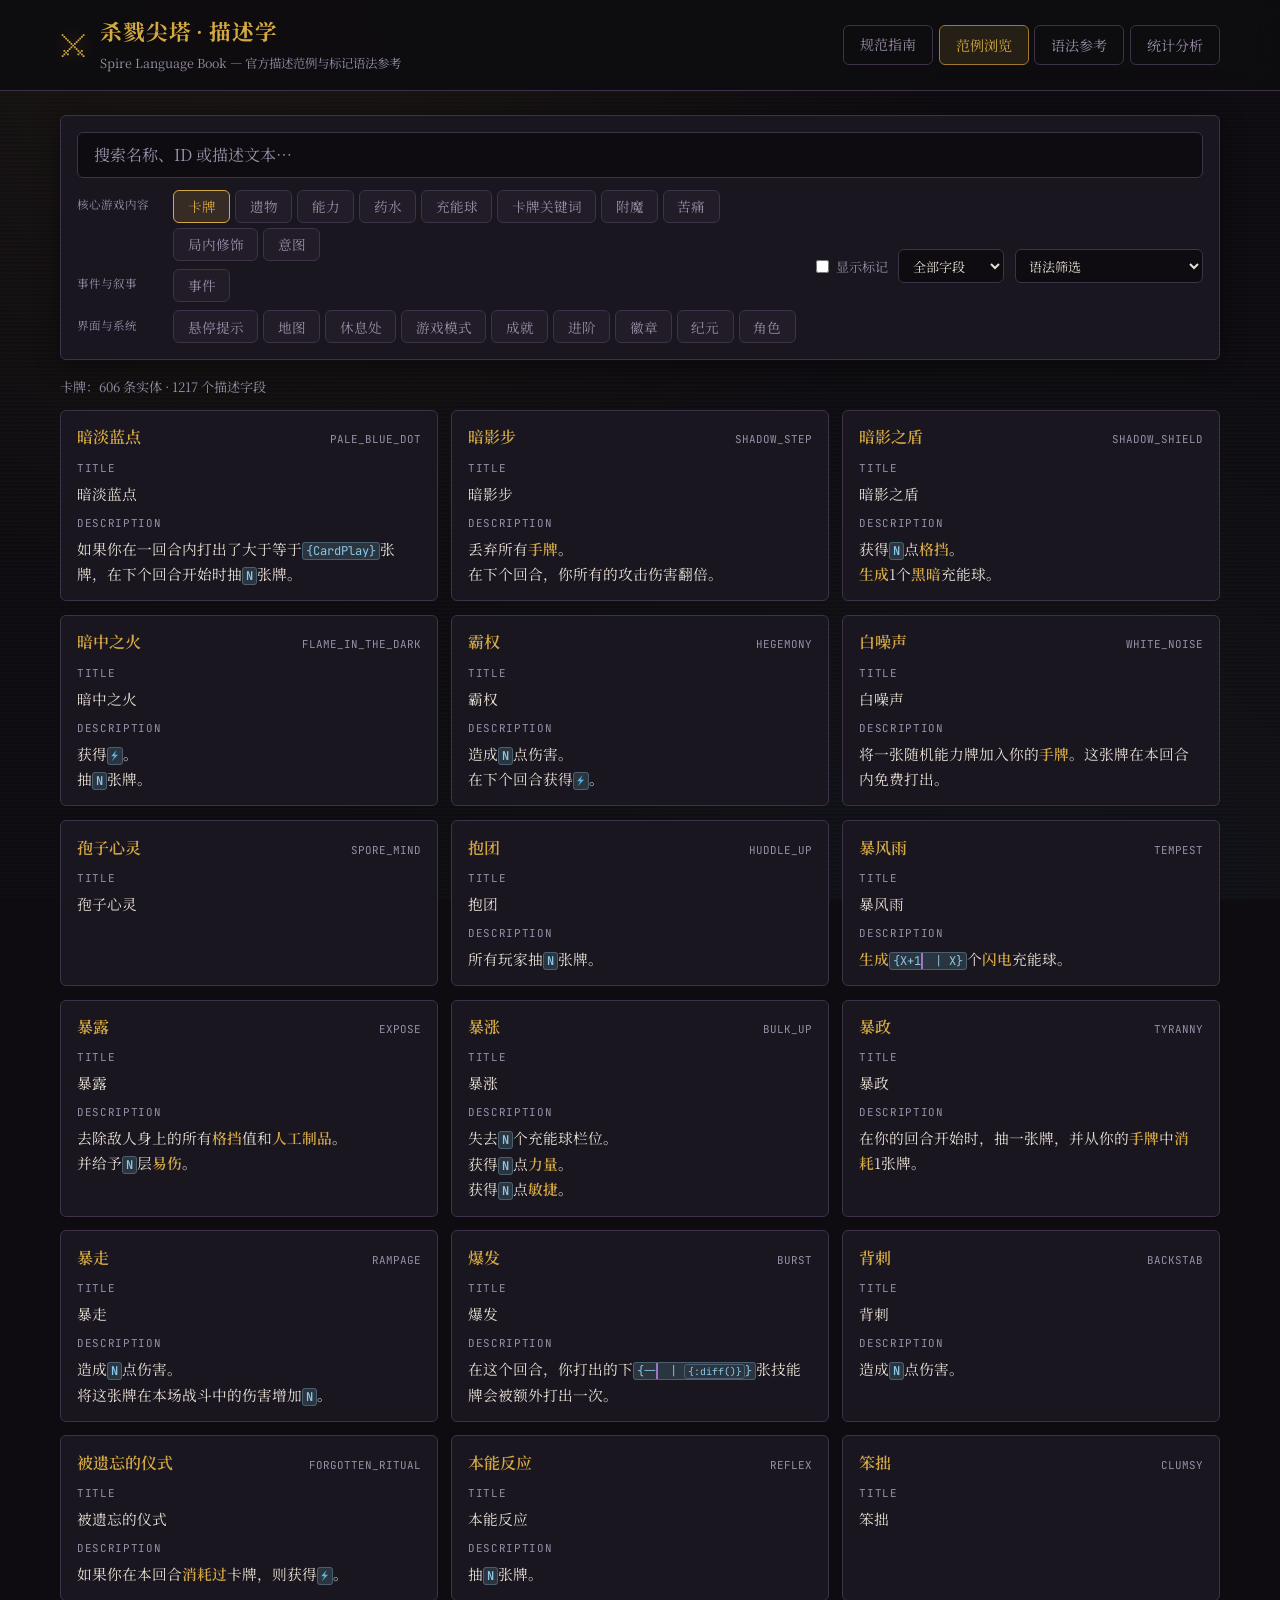
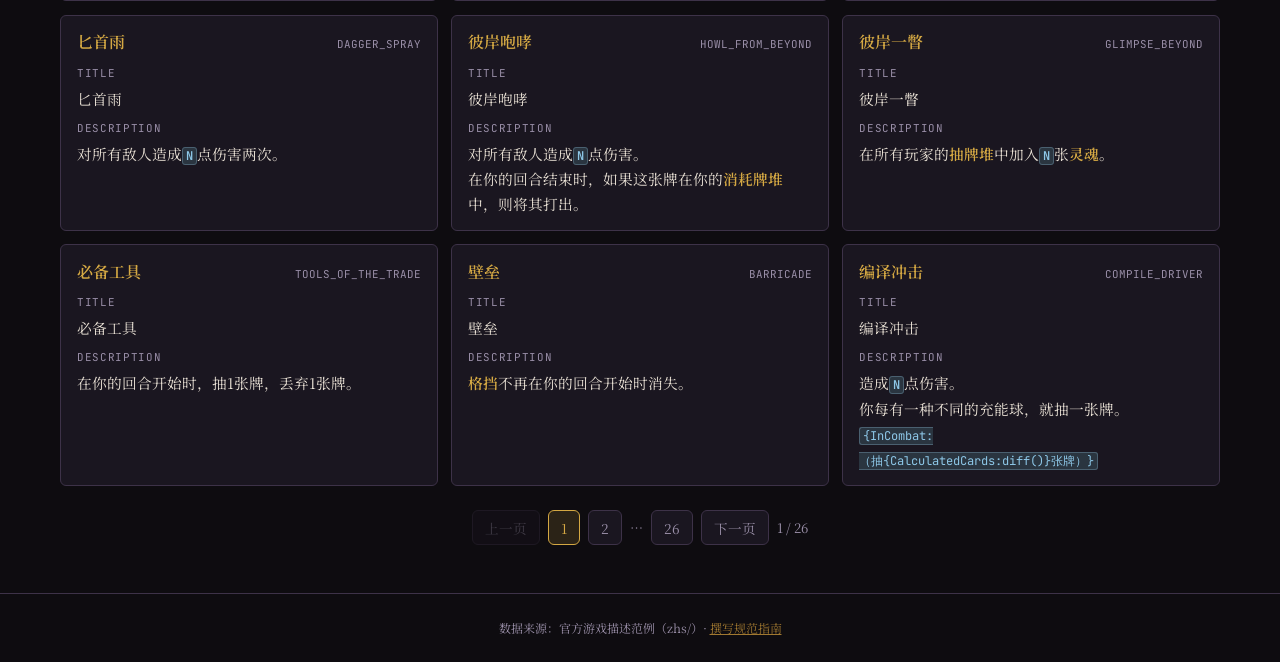
<file: index.html>
<!DOCTYPE html>
<html lang="zh-CN">
<head>
  <meta charset="UTF-8">
  <meta name="viewport" content="width=device-width, initial-scale=1.0">
  <title>杀戮尖塔 · 描述学</title>
  <link rel="preconnect" href="https://fonts.googleapis.com">
  <link rel="preconnect" href="https://fonts.gstatic.com" crossorigin>
  <link href="https://fonts.googleapis.com/css2?family=Cinzel:wght@600;700&family=Noto+Serif+SC:wght@400;600;700&family=JetBrains+Mono:wght@400;500&display=swap" rel="stylesheet">
  <link rel="stylesheet" href="css/main.css">
</head>
<body>
  <div class="bg-texture"></div>
  <header class="site-header">
    <div class="header-inner">
      <div class="brand">
        <span class="brand-icon">⚔</span>
        <div>
          <h1>杀戮尖塔 · 描述学</h1>
          <p class="subtitle">Spire Language Book — 官方描述范例与标记语法参考</p>
        </div>
      </div>
      <nav class="main-nav" id="mainNav">
        <a class="nav-btn nav-link" href="guide.html">规范指南</a>
        <button class="nav-btn active" data-view="browse">范例浏览</button>
        <button class="nav-btn" data-view="syntax">语法参考</button>
        <button class="nav-btn" data-view="stats">统计分析</button>
      </nav>
    </div>
  </header>

  <main class="container">
    <!-- Browse View -->
    <section id="browseView" class="view active">
      <div class="toolbar">
        <div class="search-box">
          <input type="search" id="searchInput" placeholder="搜索名称、ID 或描述文本…" autocomplete="off">
        </div>
        <div class="toolbar-row">
          <div class="category-nav" id="categoryNav"></div>
          <div class="filters">
            <label class="filter-toggle">
              <input type="checkbox" id="showRawToggle">
              <span>显示标记</span>
            </label>
            <select id="fieldFilter">
              <option value="all">全部字段</option>
            </select>
            <select id="syntaxFilter">
              <option value="">语法筛选</option>
            </select>
          </div>
        </div>
      </div>
      <div class="results-meta">
        <span id="resultsCount">加载中…</span>
      </div>
      <div class="entry-grid" id="entryGrid"></div>
      <div class="pagination" id="pagination"></div>
    </section>

    <!-- Syntax Reference View -->
    <section id="syntaxView" class="view">
      <div class="syntax-intro card-panel">
        <h2>描述标记语法概览</h2>
        <p>杀戮尖塔采用一套富文本标记语言来书写卡牌、遗物等描述。本页收录官方范例，供撰写与查阅时对照；撰写规范见<a href="guide.html" style="color:var(--gold)">规范指南</a>。</p>
      </div>
      <div class="syntax-grid" id="syntaxGrid"></div>
    </section>

    <!-- Stats View -->
    <section id="statsView" class="view">
      <div class="stats-grid" id="statsGrid"></div>
    </section>
  </main>

  <footer class="site-footer">
    <p>数据来源：官方游戏描述范例（zhs/）· <a href="guide.html" style="color:var(--gold-dim)">撰写规范指南</a></p>
  </footer>

  <script type="module" src="js/app.js"></script>
</body>
</html>
</file>
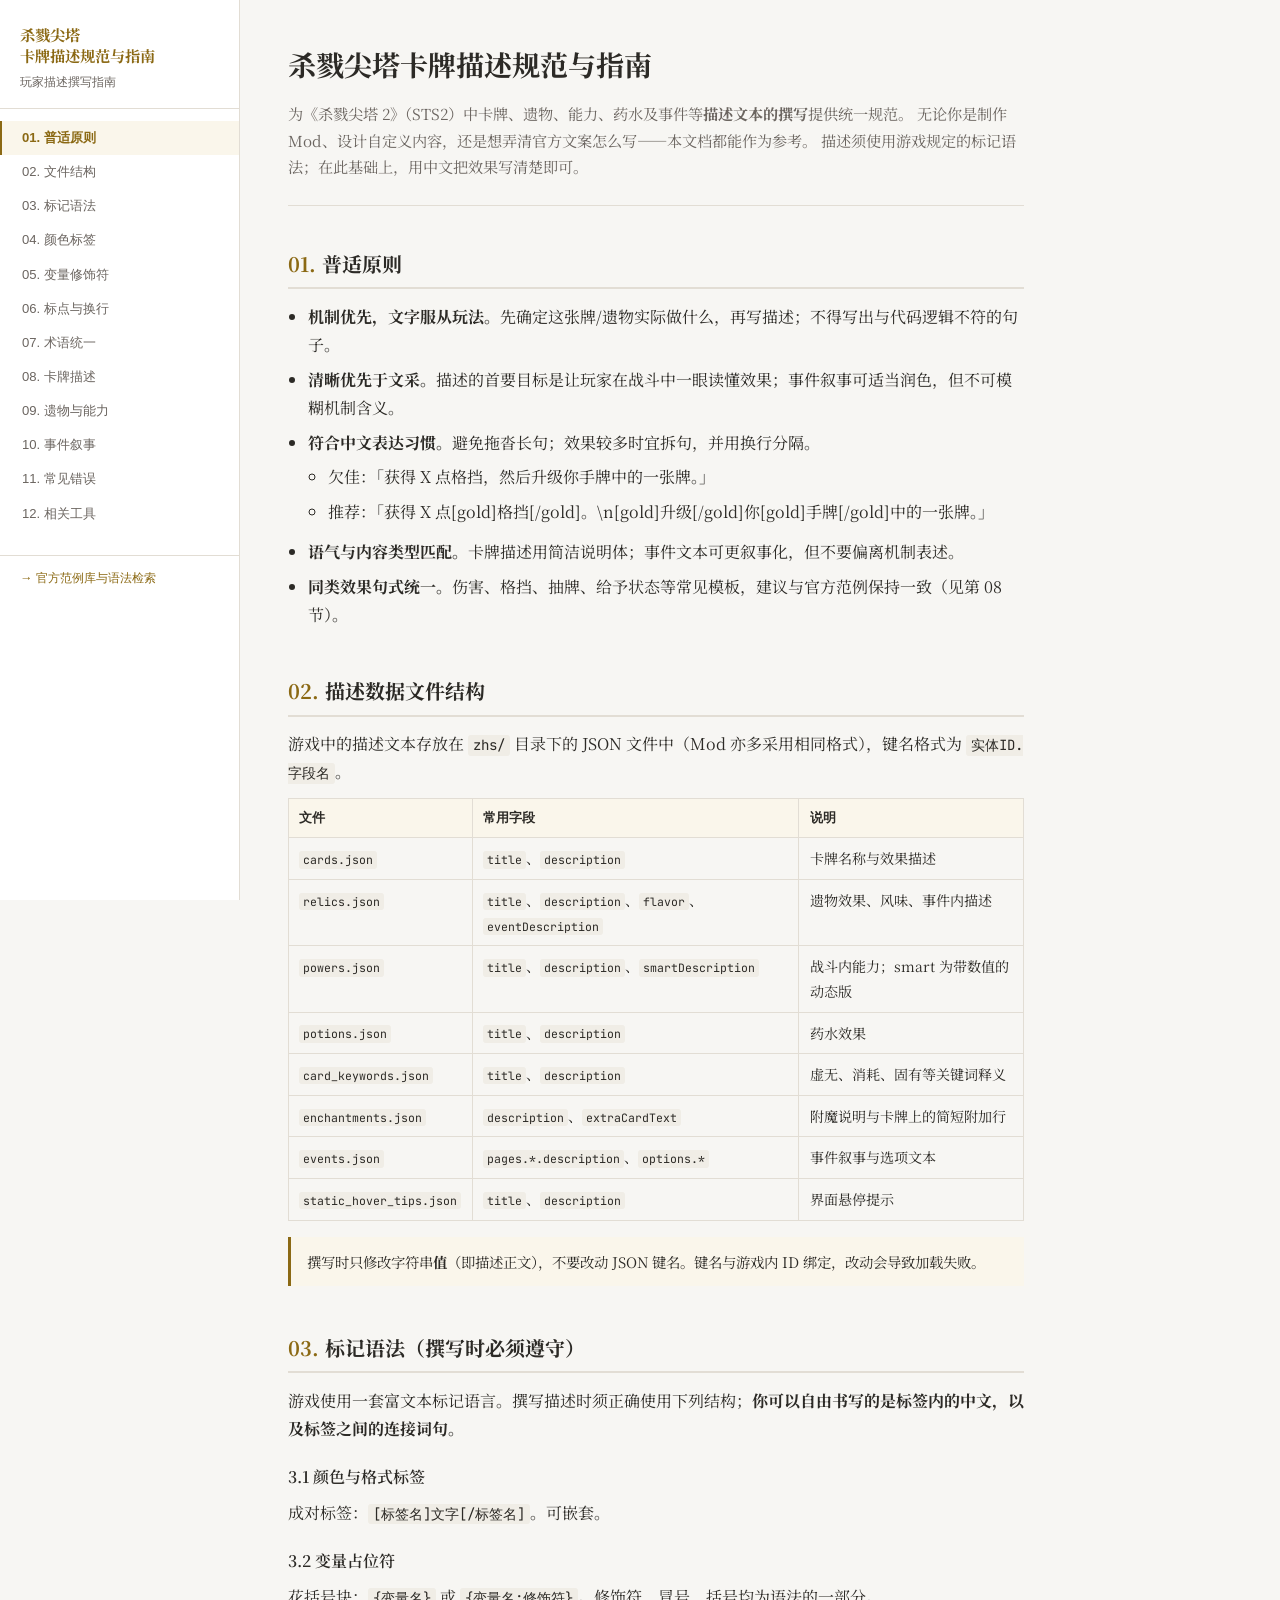
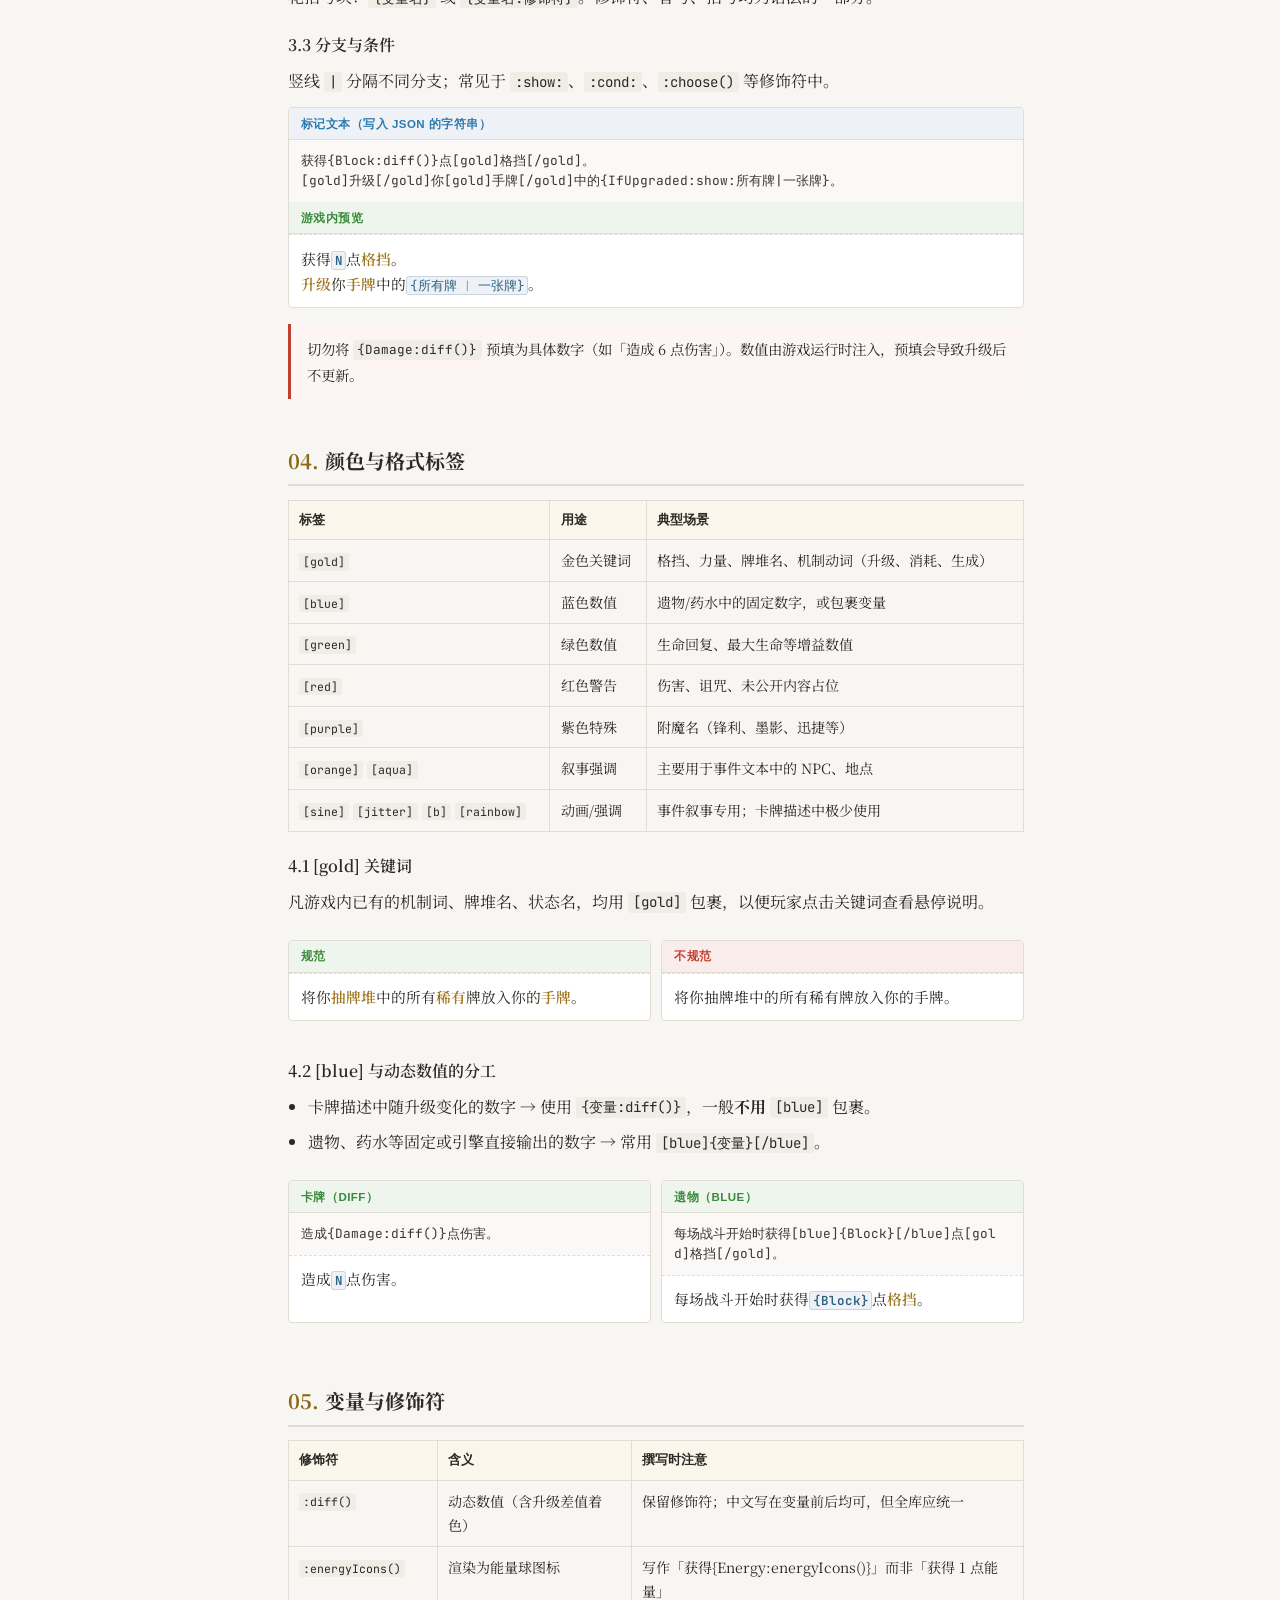
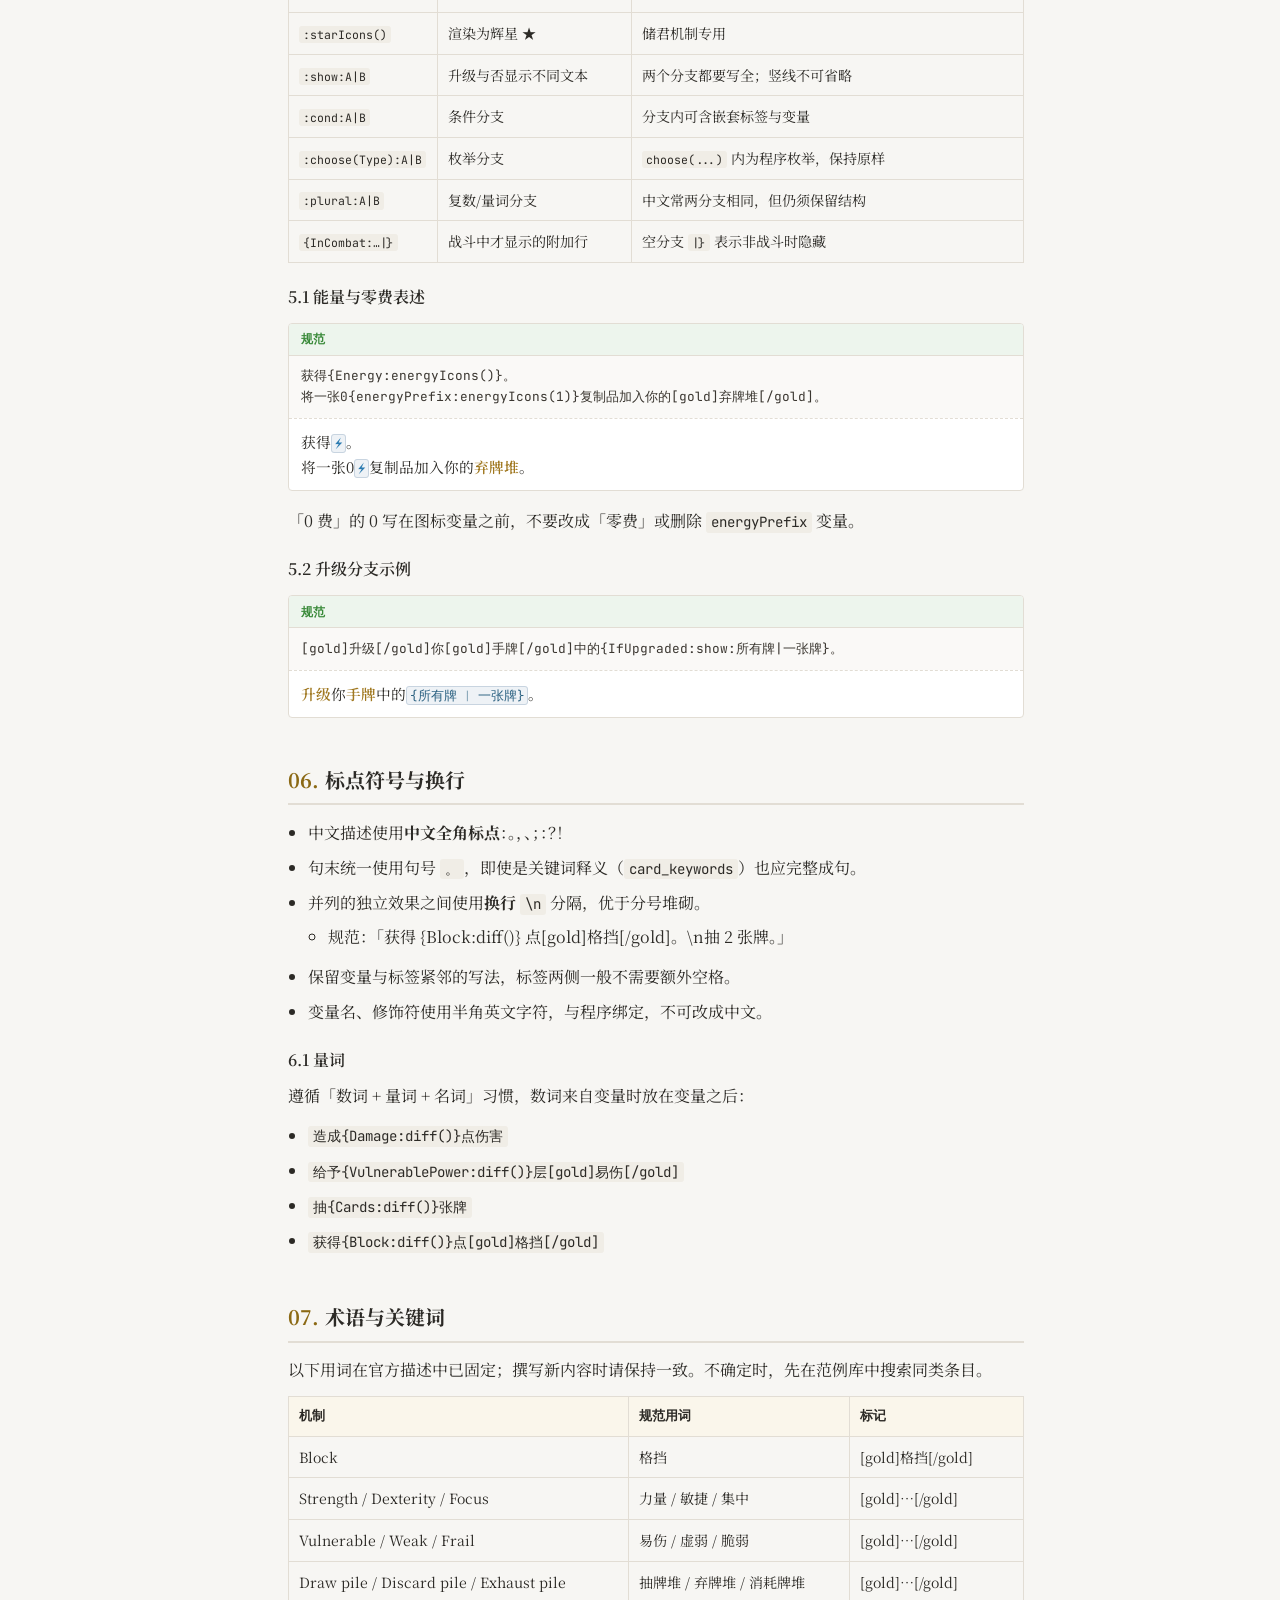
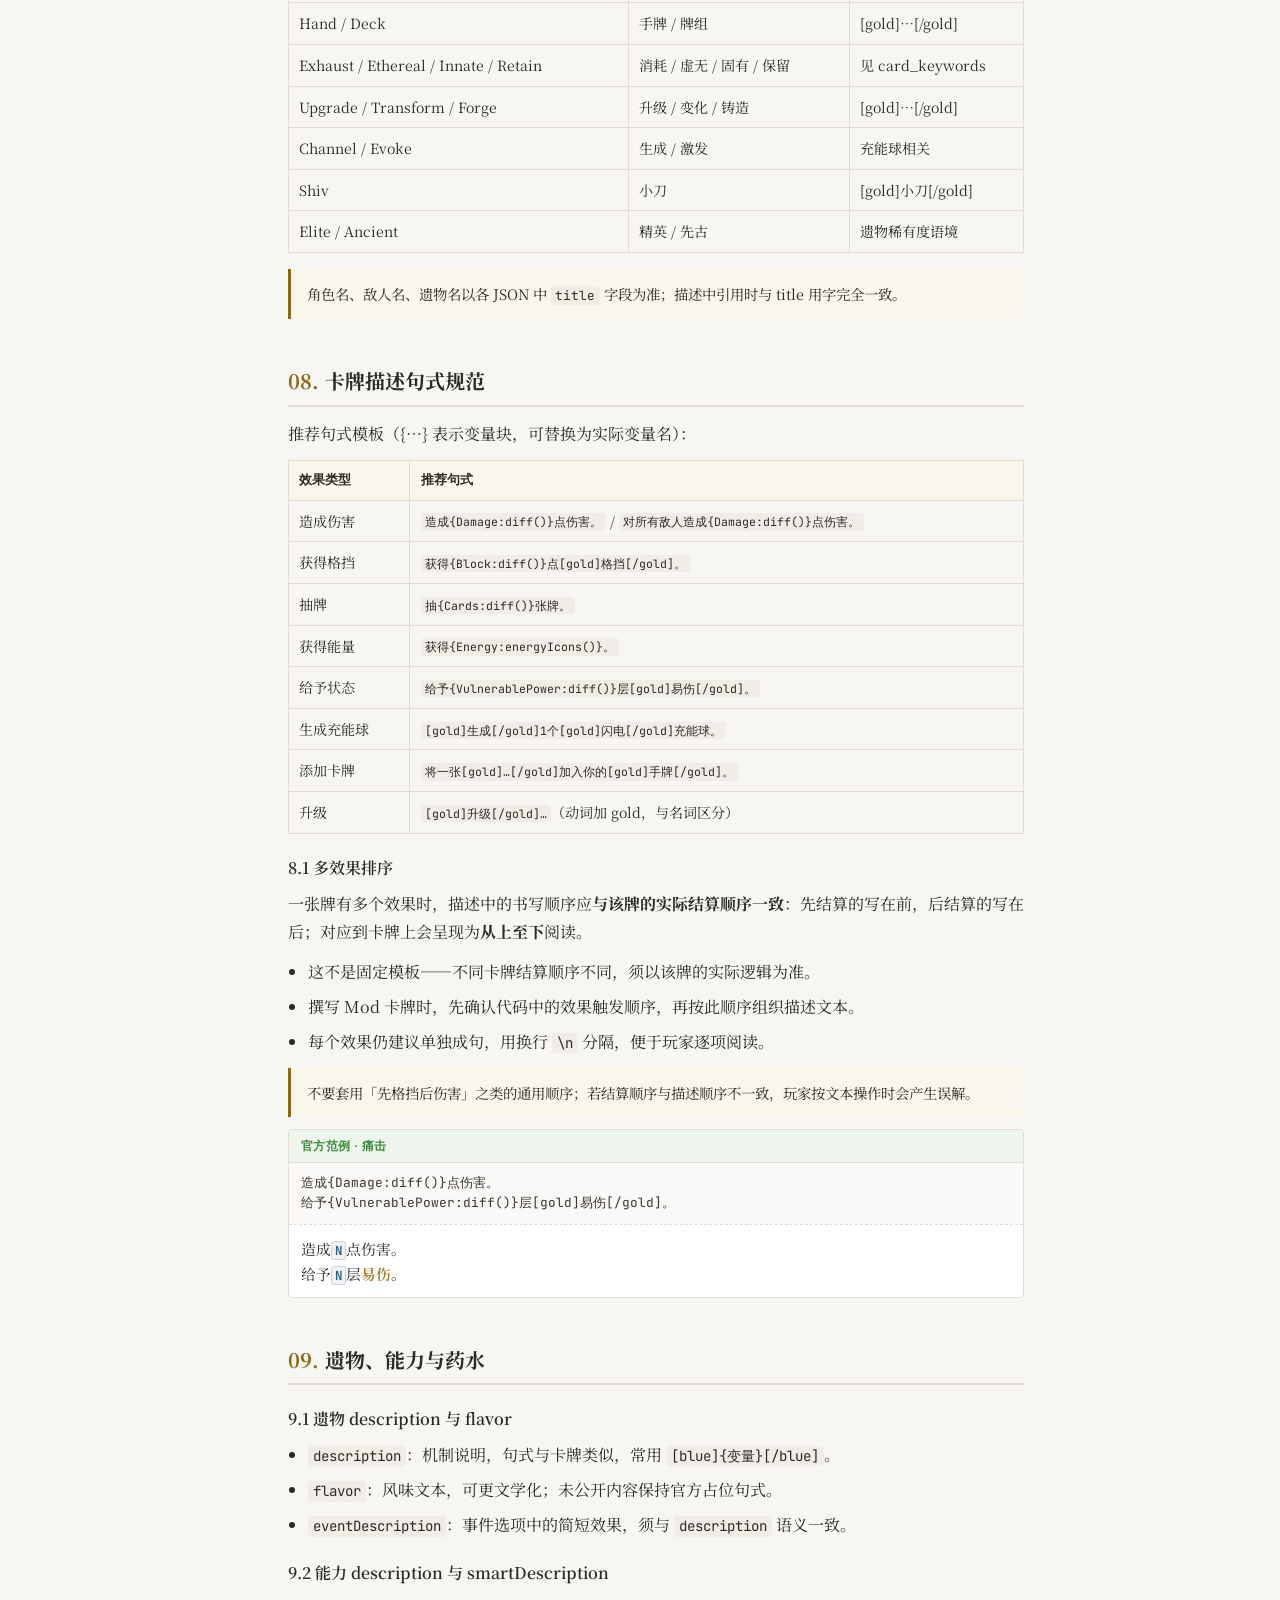
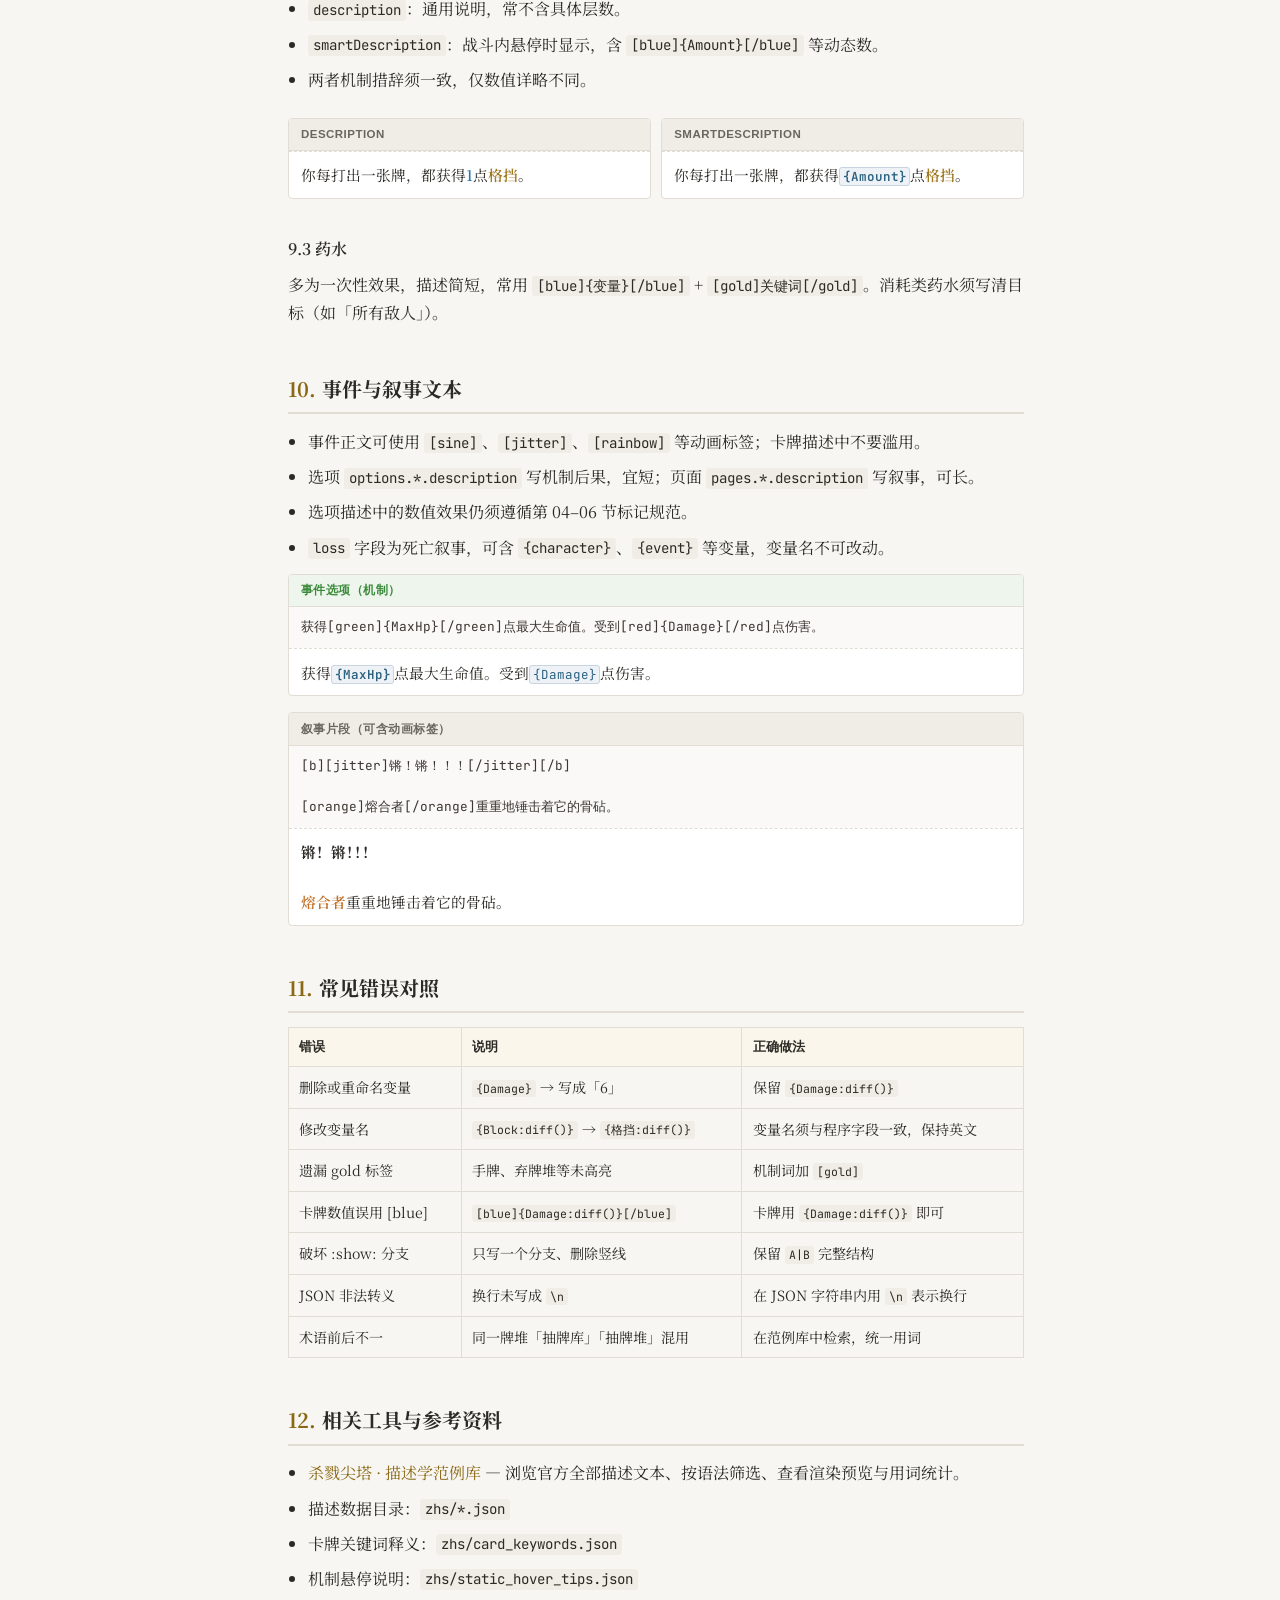
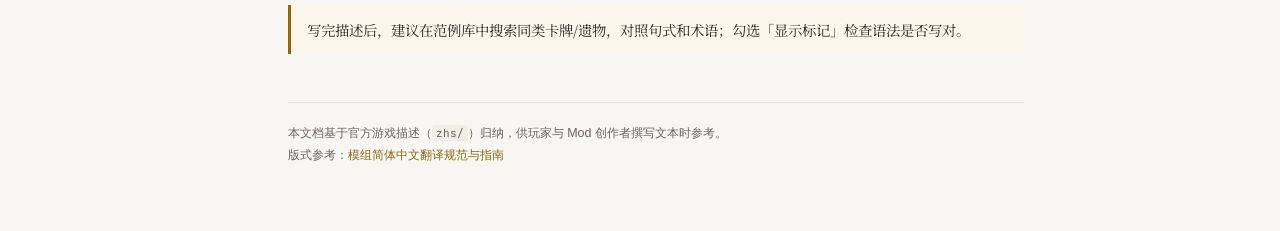
<file: guide.html>
<!DOCTYPE html>
<html lang="zh-CN">
<head>
  <meta charset="UTF-8">
  <meta name="viewport" content="width=device-width, initial-scale=1.0">
  <title>杀戮尖塔卡牌描述规范与指南</title>
  <link rel="preconnect" href="https://fonts.googleapis.com">
  <link rel="preconnect" href="https://fonts.gstatic.com" crossorigin>
  <link href="https://fonts.googleapis.com/css2?family=Noto+Serif+SC:wght@400;600;700&family=JetBrains+Mono:wght@400;500&display=swap" rel="stylesheet">
  <link rel="stylesheet" href="css/guide.css">
</head>
<body>
  <div class="guide-layout">
    <aside class="guide-sidebar">
      <div class="sidebar-brand">
        <h1>杀戮尖塔<br>卡牌描述规范与指南</h1>
        <p>玩家描述撰写指南</p>
      </div>
      <nav>
        <ul class="sidebar-nav">
          <li><a href="#sec-01">01. 普适原则</a></li>
          <li><a href="#sec-02">02. 文件结构</a></li>
          <li><a href="#sec-03">03. 标记语法</a></li>
          <li><a href="#sec-04">04. 颜色标签</a></li>
          <li><a href="#sec-05">05. 变量修饰符</a></li>
          <li><a href="#sec-06">06. 标点与换行</a></li>
          <li><a href="#sec-07">07. 术语统一</a></li>
          <li><a href="#sec-08">08. 卡牌描述</a></li>
          <li><a href="#sec-09">09. 遗物与能力</a></li>
          <li><a href="#sec-10">10. 事件叙事</a></li>
          <li><a href="#sec-11">11. 常见错误</a></li>
          <li><a href="#sec-12">12. 相关工具</a></li>
        </ul>
      </nav>
      <div class="sidebar-tools">
        <a href="index.html">→ 官方范例库与语法检索</a>
      </div>
    </aside>

    <main class="guide-main">
      <header class="guide-intro">
        <h1>杀戮尖塔卡牌描述规范与指南</h1>
        <p>
          为《杀戮尖塔 2》（STS2）中卡牌、遗物、能力、药水及事件等<strong>描述文本的撰写</strong>提供统一规范。
          无论你是制作 Mod、设计自定义内容，还是想弄清官方文案怎么写——本文档都能作为参考。
          描述须使用游戏规定的标记语法；在此基础上，用中文把效果写清楚即可。
        </p>
      </header>

      <!-- 01 -->
      <section class="guide-section" id="sec-01">
        <h2><span class="sec-num">01.</span>普适原则</h2>
        <ul>
          <li><strong>机制优先，文字服从玩法。</strong>先确定这张牌/遗物实际做什么，再写描述；不得写出与代码逻辑不符的句子。</li>
          <li><strong>清晰优先于文采。</strong>描述的首要目标是让玩家在战斗中一眼读懂效果；事件叙事可适当润色，但不可模糊机制含义。</li>
          <li><strong>符合中文表达习惯。</strong>避免拖沓长句；效果较多时宜拆句，并用换行分隔。
            <ul>
              <li>欠佳：「获得 X 点格挡，然后升级你手牌中的一张牌。」</li>
              <li>推荐：「获得 X 点[gold]格挡[/gold]。\n[gold]升级[/gold]你[gold]手牌[/gold]中的一张牌。」</li>
            </ul>
          </li>
          <li><strong>语气与内容类型匹配。</strong>卡牌描述用简洁说明体；事件文本可更叙事化，但不要偏离机制表述。</li>
          <li><strong>同类效果句式统一。</strong>伤害、格挡、抽牌、给予状态等常见模板，建议与官方范例保持一致（见第 08 节）。</li>
        </ul>
      </section>

      <!-- 02 -->
      <section class="guide-section" id="sec-02">
        <h2><span class="sec-num">02.</span>描述数据文件结构</h2>
        <p>游戏中的描述文本存放在 <code>zhs/</code> 目录下的 JSON 文件中（Mod 亦多采用相同格式），键名格式为 <code>实体ID.字段名</code>。</p>
        <table class="guide-table">
          <thead>
            <tr><th>文件</th><th>常用字段</th><th>说明</th></tr>
          </thead>
          <tbody>
            <tr><td><code>cards.json</code></td><td><code>title</code>、<code>description</code></td><td>卡牌名称与效果描述</td></tr>
            <tr><td><code>relics.json</code></td><td><code>title</code>、<code>description</code>、<code>flavor</code>、<code>eventDescription</code></td><td>遗物效果、风味、事件内描述</td></tr>
            <tr><td><code>powers.json</code></td><td><code>title</code>、<code>description</code>、<code>smartDescription</code></td><td>战斗内能力；smart 为带数值的动态版</td></tr>
            <tr><td><code>potions.json</code></td><td><code>title</code>、<code>description</code></td><td>药水效果</td></tr>
            <tr><td><code>card_keywords.json</code></td><td><code>title</code>、<code>description</code></td><td>虚无、消耗、固有等关键词释义</td></tr>
            <tr><td><code>enchantments.json</code></td><td><code>description</code>、<code>extraCardText</code></td><td>附魔说明与卡牌上的简短附加行</td></tr>
            <tr><td><code>events.json</code></td><td><code>pages.*.description</code>、<code>options.*</code></td><td>事件叙事与选项文本</td></tr>
            <tr><td><code>static_hover_tips.json</code></td><td><code>title</code>、<code>description</code></td><td>界面悬停提示</td></tr>
          </tbody>
        </table>
        <div class="callout">
          撰写时只修改字符串<strong>值</strong>（即描述正文），不要改动 JSON 键名。键名与游戏内 ID 绑定，改动会导致加载失败。
        </div>
      </section>

      <!-- 03 -->
      <section class="guide-section" id="sec-03">
        <h2><span class="sec-num">03.</span>标记语法（撰写时必须遵守）</h2>
        <p>游戏使用一套富文本标记语言。撰写描述时须正确使用下列结构；<strong>你可以自由书写的是标签内的中文，以及标签之间的连接词句。</strong></p>

        <h3>3.1 颜色与格式标签</h3>
        <p>成对标签：<code>[标签名]文字[/标签名]</code>。可嵌套。</p>

        <h3>3.2 变量占位符</h3>
        <p>花括号块：<code>{变量名}</code> 或 <code>{变量名:修饰符}</code>。修饰符、冒号、括号均为语法的一部分。</p>

        <h3>3.3 分支与条件</h3>
        <p>竖线 <code>|</code> 分隔不同分支；常见于 <code>:show:</code>、<code>:cond:</code>、<code>:choose()</code> 等修饰符中。</p>

        <div class="example-block">
          <div class="example-label raw">标记文本（写入 JSON 的字符串）</div>
          <div class="example-code" data-markup="获得{Block:diff()}点[gold]格挡[/gold]。&#10;[gold]升级[/gold]你[gold]手牌[/gold]中的{IfUpgraded:show:所有牌|一张牌}。"></div>
          <div class="example-label good">游戏内预览</div>
          <div class="example-preview" data-markup="获得{Block:diff()}点[gold]格挡[/gold]。&#10;[gold]升级[/gold]你[gold]手牌[/gold]中的{IfUpgraded:show:所有牌|一张牌}。"></div>
        </div>

        <div class="callout warn">
          切勿将 <code>{Damage:diff()}</code> 预填为具体数字（如「造成 6 点伤害」）。数值由游戏运行时注入，预填会导致升级后不更新。
        </div>
      </section>

      <!-- 04 -->
      <section class="guide-section" id="sec-04">
        <h2><span class="sec-num">04.</span>颜色与格式标签</h2>
        <table class="guide-table">
          <thead>
            <tr><th>标签</th><th>用途</th><th>典型场景</th></tr>
          </thead>
          <tbody>
            <tr><td><code>[gold]</code></td><td>金色关键词</td><td>格挡、力量、牌堆名、机制动词（升级、消耗、生成）</td></tr>
            <tr><td><code>[blue]</code></td><td>蓝色数值</td><td>遗物/药水中的固定数字，或包裹变量</td></tr>
            <tr><td><code>[green]</code></td><td>绿色数值</td><td>生命回复、最大生命等增益数值</td></tr>
            <tr><td><code>[red]</code></td><td>红色警告</td><td>伤害、诅咒、未公开内容占位</td></tr>
            <tr><td><code>[purple]</code></td><td>紫色特殊</td><td>附魔名（锋利、墨影、迅捷等）</td></tr>
            <tr><td><code>[orange]</code> <code>[aqua]</code></td><td>叙事强调</td><td>主要用于事件文本中的 NPC、地点</td></tr>
            <tr><td><code>[sine]</code> <code>[jitter]</code> <code>[b]</code> <code>[rainbow]</code></td><td>动画/强调</td><td>事件叙事专用；卡牌描述中极少使用</td></tr>
          </tbody>
        </table>

        <h3>4.1 [gold] 关键词</h3>
        <p>凡游戏内已有的机制词、牌堆名、状态名，均用 <code>[gold]</code> 包裹，以便玩家点击关键词查看悬停说明。</p>
        <div class="example-pair">
          <div class="example-block">
            <div class="example-label good">规范</div>
            <div class="example-preview" data-markup="将你[gold]抽牌堆[/gold]中的所有[gold]稀有[/gold]牌放入你的[gold]手牌[/gold]。"></div>
          </div>
          <div class="example-block">
            <div class="example-label bad">不规范</div>
            <div class="example-preview">将你抽牌堆中的所有稀有牌放入你的手牌。</div>
          </div>
        </div>

        <h3>4.2 [blue] 与动态数值的分工</h3>
        <ul>
          <li>卡牌描述中随升级变化的数字 → 使用 <code>{变量:diff()}</code>，一般<strong>不用</strong> <code>[blue]</code> 包裹。</li>
          <li>遗物、药水等固定或引擎直接输出的数字 → 常用 <code>[blue]{变量}[/blue]</code>。</li>
        </ul>
        <div class="example-pair">
          <div class="example-block">
            <div class="example-label good">卡牌（diff）</div>
            <div class="example-code" data-markup="造成{Damage:diff()}点伤害。"></div>
            <div class="example-preview" data-markup="造成{Damage:diff()}点伤害。"></div>
          </div>
          <div class="example-block">
            <div class="example-label good">遗物（blue）</div>
            <div class="example-code" data-markup="每场战斗开始时获得[blue]{Block}[/blue]点[gold]格挡[/gold]。"></div>
            <div class="example-preview" data-markup="每场战斗开始时获得[blue]{Block}[/blue]点[gold]格挡[/gold]。"></div>
          </div>
        </div>
      </section>

      <!-- 05 -->
      <section class="guide-section" id="sec-05">
        <h2><span class="sec-num">05.</span>变量与修饰符</h2>
        <table class="guide-table">
          <thead>
            <tr><th>修饰符</th><th>含义</th><th>撰写时注意</th></tr>
          </thead>
          <tbody>
            <tr><td><code>:diff()</code></td><td>动态数值（含升级差值着色）</td><td>保留修饰符；中文写在变量前后均可，但全库应统一</td></tr>
            <tr><td><code>:energyIcons()</code></td><td>渲染为能量球图标</td><td>写作「获得{Energy:energyIcons()}」而非「获得 1 点能量」</td></tr>
            <tr><td><code>:starIcons()</code></td><td>渲染为辉星 ★</td><td>储君机制专用</td></tr>
            <tr><td><code>:show:A|B</code></td><td>升级与否显示不同文本</td><td>两个分支都要写全；竖线不可省略</td></tr>
            <tr><td><code>:cond:A|B</code></td><td>条件分支</td><td>分支内可含嵌套标签与变量</td></tr>
            <tr><td><code>:choose(Type):A|B</code></td><td>枚举分支</td><td><code>choose(...)</code> 内为程序枚举，保持原样</td></tr>
            <tr><td><code>:plural:A|B</code></td><td>复数/量词分支</td><td>中文常两分支相同，但仍须保留结构</td></tr>
            <tr><td><code>{InCombat:…|}</code></td><td>战斗中才显示的附加行</td><td>空分支 <code>|}</code> 表示非战斗时隐藏</td></tr>
          </tbody>
        </table>

        <h3>5.1 能量与零费表述</h3>
        <div class="example-block">
          <div class="example-label good">规范</div>
          <div class="example-code" data-markup="获得{Energy:energyIcons()}。&#10;将一张0{energyPrefix:energyIcons(1)}复制品加入你的[gold]弃牌堆[/gold]。"></div>
          <div class="example-preview" data-markup="获得{Energy:energyIcons()}。&#10;将一张0{energyPrefix:energyIcons(1)}复制品加入你的[gold]弃牌堆[/gold]。"></div>
        </div>
        <p>「0 费」的 0 写在图标变量之前，不要改成「零费」或删除 <code>energyPrefix</code> 变量。</p>

        <h3>5.2 升级分支示例</h3>
        <div class="example-block">
          <div class="example-label good">规范</div>
          <div class="example-code" data-markup="[gold]升级[/gold]你[gold]手牌[/gold]中的{IfUpgraded:show:所有牌|一张牌}。"></div>
          <div class="example-preview" data-markup="[gold]升级[/gold]你[gold]手牌[/gold]中的{IfUpgraded:show:所有牌|一张牌}。"></div>
        </div>
      </section>

      <!-- 06 -->
      <section class="guide-section" id="sec-06">
        <h2><span class="sec-num">06.</span>标点符号与换行</h2>
        <ul>
          <li>中文描述使用<strong>中文全角标点</strong>：。，、；：？！</li>
          <li>句末统一使用句号 <code>。</code>，即使是关键词释义（<code>card_keywords</code>）也应完整成句。</li>
          <li>并列的独立效果之间使用<strong>换行</strong> <code>\n</code> 分隔，优于分号堆砌。
            <ul>
              <li>规范：「获得 {Block:diff()} 点[gold]格挡[/gold]。\n抽 2 张牌。」</li>
            </ul>
          </li>
          <li>保留变量与标签紧邻的写法，标签两侧一般不需要额外空格。</li>
          <li>变量名、修饰符使用半角英文字符，与程序绑定，不可改成中文。</li>
        </ul>

        <h3>6.1 量词</h3>
        <p>遵循「数词 + 量词 + 名词」习惯，数词来自变量时放在变量之后：</p>
        <ul>
          <li><code>造成{Damage:diff()}点伤害</code></li>
          <li><code>给予{VulnerablePower:diff()}层[gold]易伤[/gold]</code></li>
          <li><code>抽{Cards:diff()}张牌</code></li>
          <li><code>获得{Block:diff()}点[gold]格挡[/gold]</code></li>
        </ul>
      </section>

      <!-- 07 -->
      <section class="guide-section" id="sec-07">
        <h2><span class="sec-num">07.</span>术语与关键词</h2>
        <p>以下用词在官方描述中已固定；撰写新内容时请保持一致。不确定时，先在范例库中搜索同类条目。</p>
        <table class="guide-table">
          <thead>
            <tr><th>机制</th><th>规范用词</th><th>标记</th></tr>
          </thead>
          <tbody>
            <tr><td>Block</td><td>格挡</td><td>[gold]格挡[/gold]</td></tr>
            <tr><td>Strength / Dexterity / Focus</td><td>力量 / 敏捷 / 集中</td><td>[gold]…[/gold]</td></tr>
            <tr><td>Vulnerable / Weak / Frail</td><td>易伤 / 虚弱 / 脆弱</td><td>[gold]…[/gold]</td></tr>
            <tr><td>Draw pile / Discard pile / Exhaust pile</td><td>抽牌堆 / 弃牌堆 / 消耗牌堆</td><td>[gold]…[/gold]</td></tr>
            <tr><td>Hand / Deck</td><td>手牌 / 牌组</td><td>[gold]…[/gold]</td></tr>
            <tr><td>Exhaust / Ethereal / Innate / Retain</td><td>消耗 / 虚无 / 固有 / 保留</td><td>见 card_keywords</td></tr>
            <tr><td>Upgrade / Transform / Forge</td><td>升级 / 变化 / 铸造</td><td>[gold]…[/gold]</td></tr>
            <tr><td>Channel / Evoke</td><td>生成 / 激发</td><td>充能球相关</td></tr>
            <tr><td>Shiv</td><td>小刀</td><td>[gold]小刀[/gold]</td></tr>
            <tr><td>Elite / Ancient</td><td>精英 / 先古</td><td>遗物稀有度语境</td></tr>
          </tbody>
        </table>
        <div class="callout">
          角色名、敌人名、遗物名以各 JSON 中 <code>title</code> 字段为准；描述中引用时与 title 用字完全一致。
        </div>
      </section>

      <!-- 08 -->
      <section class="guide-section" id="sec-08">
        <h2><span class="sec-num">08.</span>卡牌描述句式规范</h2>
        <p>推荐句式模板（{…} 表示变量块，可替换为实际变量名）：</p>
        <table class="guide-table">
          <thead>
            <tr><th>效果类型</th><th>推荐句式</th></tr>
          </thead>
          <tbody>
            <tr><td>造成伤害</td><td><code>造成{Damage:diff()}点伤害。</code> / <code>对所有敌人造成{Damage:diff()}点伤害。</code></td></tr>
            <tr><td>获得格挡</td><td><code>获得{Block:diff()}点[gold]格挡[/gold]。</code></td></tr>
            <tr><td>抽牌</td><td><code>抽{Cards:diff()}张牌。</code></td></tr>
            <tr><td>获得能量</td><td><code>获得{Energy:energyIcons()}。</code></td></tr>
            <tr><td>给予状态</td><td><code>给予{VulnerablePower:diff()}层[gold]易伤[/gold]。</code></td></tr>
            <tr><td>生成充能球</td><td><code>[gold]生成[/gold]1个[gold]闪电[/gold]充能球。</code></td></tr>
            <tr><td>添加卡牌</td><td><code>将一张[gold]…[/gold]加入你的[gold]手牌[/gold]。</code></td></tr>
            <tr><td>升级</td><td><code>[gold]升级[/gold]…</code>（动词加 gold，与名词区分）</td></tr>
          </tbody>
        </table>

        <h3>8.1 多效果排序</h3>
        <p>一张牌有多个效果时，描述中的书写顺序应<strong>与该牌的实际结算顺序一致</strong>：先结算的写在前，后结算的写在后；对应到卡牌上会呈现为<strong>从上至下</strong>阅读。</p>
        <ul>
          <li>这不是固定模板——不同卡牌结算顺序不同，须以该牌的实际逻辑为准。</li>
          <li>撰写 Mod 卡牌时，先确认代码中的效果触发顺序，再按此顺序组织描述文本。</li>
          <li>每个效果仍建议单独成句，用换行 <code>\n</code> 分隔，便于玩家逐项阅读。</li>
        </ul>
        <div class="callout">
          不要套用「先格挡后伤害」之类的通用顺序；若结算顺序与描述顺序不一致，玩家按文本操作时会产生误解。
        </div>

        <div class="example-block">
          <div class="example-label good">官方范例 · 痛击</div>
          <div class="example-code" data-markup="造成{Damage:diff()}点伤害。&#10;给予{VulnerablePower:diff()}层[gold]易伤[/gold]。"></div>
          <div class="example-preview" data-markup="造成{Damage:diff()}点伤害。&#10;给予{VulnerablePower:diff()}层[gold]易伤[/gold]。"></div>
        </div>
      </section>

      <!-- 09 -->
      <section class="guide-section" id="sec-09">
        <h2><span class="sec-num">09.</span>遗物、能力与药水</h2>

        <h3>9.1 遗物 description 与 flavor</h3>
        <ul>
          <li><code>description</code>：机制说明，句式与卡牌类似，常用 <code>[blue]{变量}[/blue]</code>。</li>
          <li><code>flavor</code>：风味文本，可更文学化；未公开内容保持官方占位句式。</li>
          <li><code>eventDescription</code>：事件选项中的简短效果，须与 <code>description</code> 语义一致。</li>
        </ul>

        <h3>9.2 能力 description 与 smartDescription</h3>
        <ul>
          <li><code>description</code>：通用说明，常不含具体层数。</li>
          <li><code>smartDescription</code>：战斗内悬停时显示，含 <code>[blue]{Amount}[/blue]</code> 等动态数。</li>
          <li>两者机制措辞须一致，仅数值详略不同。</li>
        </ul>
        <div class="example-pair">
          <div class="example-block">
            <div class="example-label">description</div>
            <div class="example-preview" data-markup="你每打出一张牌，都获得[blue]1[/blue]点[gold]格挡[/gold]。"></div>
          </div>
          <div class="example-block">
            <div class="example-label">smartDescription</div>
            <div class="example-preview" data-markup="你每打出一张牌，都获得[blue]{Amount}[/blue]点[gold]格挡[/gold]。"></div>
          </div>
        </div>

        <h3>9.3 药水</h3>
        <p>多为一次性效果，描述简短，常用 <code>[blue]{变量}[/blue]</code> + <code>[gold]关键词[/gold]</code>。消耗类药水须写清目标（如「所有敌人」）。</p>
      </section>

      <!-- 10 -->
      <section class="guide-section" id="sec-10">
        <h2><span class="sec-num">10.</span>事件与叙事文本</h2>
        <ul>
          <li>事件正文可使用 <code>[sine]</code>、<code>[jitter]</code>、<code>[rainbow]</code> 等动画标签；卡牌描述中不要滥用。</li>
          <li>选项 <code>options.*.description</code> 写机制后果，宜短；页面 <code>pages.*.description</code> 写叙事，可长。</li>
          <li>选项描述中的数值效果仍须遵循第 04–06 节标记规范。</li>
          <li><code>loss</code> 字段为死亡叙事，可含 <code>{character}</code>、<code>{event}</code> 等变量，变量名不可改动。</li>
        </ul>
        <div class="example-block">
          <div class="example-label good">事件选项（机制）</div>
          <div class="example-code" data-markup="获得[green]{MaxHp}[/green]点最大生命值。受到[red]{Damage}[/red]点伤害。"></div>
          <div class="example-preview" data-markup="获得[green]{MaxHp}[/green]点最大生命值。受到[red]{Damage}[/red]点伤害。"></div>
        </div>
        <div class="example-block">
          <div class="example-label">叙事片段（可含动画标签）</div>
          <div class="example-code" data-markup="[b][jitter]锵！锵！！！[/jitter][/b]&#10;&#10;[orange]熔合者[/orange]重重地锤击着它的骨砧。"></div>
          <div class="example-preview" data-markup="[b][jitter]锵！锵！！！[/jitter][/b]&#10;&#10;[orange]熔合者[/orange]重重地锤击着它的骨砧。"></div>
        </div>
      </section>

      <!-- 11 -->
      <section class="guide-section" id="sec-11">
        <h2><span class="sec-num">11.</span>常见错误对照</h2>
        <table class="guide-table">
          <thead>
            <tr><th>错误</th><th>说明</th><th>正确做法</th></tr>
          </thead>
          <tbody>
            <tr>
              <td>删除或重命名变量</td>
              <td><code>{Damage}</code> → 写成「6」</td>
              <td>保留 <code>{Damage:diff()}</code></td>
            </tr>
            <tr>
              <td>修改变量名</td>
              <td><code>{Block:diff()}</code> → <code>{格挡:diff()}</code></td>
              <td>变量名须与程序字段一致，保持英文</td>
            </tr>
            <tr>
              <td>遗漏 gold 标签</td>
              <td>手牌、弃牌堆等未高亮</td>
              <td>机制词加 <code>[gold]</code></td>
            </tr>
            <tr>
              <td>卡牌数值误用 [blue]</td>
              <td><code>[blue]{Damage:diff()}[/blue]</code></td>
              <td>卡牌用 <code>{Damage:diff()}</code> 即可</td>
            </tr>
            <tr>
              <td>破坏 :show: 分支</td>
              <td>只写一个分支、删除竖线</td>
              <td>保留 <code>A|B</code> 完整结构</td>
            </tr>
            <tr>
              <td>JSON 非法转义</td>
              <td>换行未写成 <code>\n</code></td>
              <td>在 JSON 字符串内用 <code>\n</code> 表示换行</td>
            </tr>
            <tr>
              <td>术语前后不一</td>
              <td>同一牌堆「抽牌库」「抽牌堆」混用</td>
              <td>在范例库中检索，统一用词</td>
            </tr>
          </tbody>
        </table>
      </section>

      <!-- 12 -->
      <section class="guide-section" id="sec-12">
        <h2><span class="sec-num">12.</span>相关工具与参考资料</h2>
        <ul>
          <li><a href="index.html">杀戮尖塔 · 描述学范例库</a> — 浏览官方全部描述文本、按语法筛选、查看渲染预览与用词统计。</li>
          <li>描述数据目录：<code>zhs/*.json</code></li>
          <li>卡牌关键词释义：<code>zhs/card_keywords.json</code></li>
          <li>机制悬停说明：<code>zhs/static_hover_tips.json</code></li>
        </ul>
        <div class="callout">
          写完描述后，建议在范例库中搜索同类卡牌/遗物，对照句式和术语；勾选「显示标记」检查语法是否写对。
        </div>
      </section>

      <footer class="guide-footer">
        <p>本文档基于官方游戏描述（<code>zhs/</code>）归纳，供玩家与 Mod 创作者撰写文本时参考。</p>
        <p>版式参考：<a href="https://rules.cfpa.team/" target="_blank" rel="noopener">模组简体中文翻译规范与指南</a></p>
      </footer>
    </main>
  </div>

  <script type="module" src="js/guide.js"></script>
</body>
</html>
</file>
<file: css/main.css>
:root {
  --bg-deep: #0e0c10;
  --bg-panel: #1a1620;
  --bg-card: #221c28;
  --bg-hover: #2a2230;
  --border: #3d3248;
  --border-light: #524560;
  --text: #e8e0d4;
  --text-muted: #9a8fa8;
  --gold: #d4a843;
  --gold-dim: #a07830;
  --blue: #5eb8e8;
  --red: #e06050;
  --green: #6ec96e;
  --purple: #b080e0;
  --var-bg: #2a3540;
  --var-border: #4a6070;
  --mono: "JetBrains Mono", monospace;
  --serif: "Noto Serif SC", serif;
  --display: "Cinzel", "Noto Serif SC", serif;
  --radius: 6px;
  --shadow: 0 4px 24px rgba(0, 0, 0, 0.45);
}

*, *::before, *::after { box-sizing: border-box; margin: 0; padding: 0; }

html { scroll-behavior: smooth; }

body {
  font-family: var(--serif);
  background: var(--bg-deep);
  color: var(--text);
  line-height: 1.65;
  min-height: 100vh;
}

.bg-texture {
  position: fixed;
  inset: 0;
  background:
    radial-gradient(ellipse at 20% 0%, rgba(212, 168, 67, 0.06) 0%, transparent 50%),
    radial-gradient(ellipse at 80% 100%, rgba(94, 184, 232, 0.04) 0%, transparent 50%),
    repeating-linear-gradient(0deg, transparent, transparent 2px, rgba(255,255,255,0.012) 2px, rgba(255,255,255,0.012) 4px);
  pointer-events: none;
  z-index: 0;
}

.container {
  position: relative;
  z-index: 1;
  max-width: 1200px;
  margin: 0 auto;
  padding: 0 1.25rem 3rem;
}

/* Header */
.site-header {
  position: sticky;
  top: 0;
  z-index: 100;
  background: rgba(14, 12, 16, 0.92);
  backdrop-filter: blur(12px);
  border-bottom: 1px solid var(--border);
}

.header-inner {
  max-width: 1200px;
  margin: 0 auto;
  padding: 1rem 1.25rem;
  display: flex;
  flex-wrap: wrap;
  align-items: center;
  justify-content: space-between;
  gap: 1rem;
}

.brand {
  display: flex;
  align-items: center;
  gap: 0.75rem;
}

.brand-icon {
  font-size: 1.75rem;
  color: var(--gold);
  filter: drop-shadow(0 0 8px rgba(212, 168, 67, 0.4));
}

.brand h1 {
  font-family: var(--display);
  font-size: 1.35rem;
  color: var(--gold);
  letter-spacing: 0.04em;
}

.subtitle {
  font-size: 0.78rem;
  color: var(--text-muted);
  margin-top: 0.1rem;
}

.main-nav {
  display: flex;
  gap: 0.35rem;
}

.nav-btn {
  font-family: var(--serif);
  font-size: 0.88rem;
  padding: 0.45rem 1rem;
  border: 1px solid var(--border);
  border-radius: var(--radius);
  background: transparent;
  color: var(--text-muted);
  cursor: pointer;
  transition: all 0.15s;
}

.nav-btn:hover { border-color: var(--gold-dim); color: var(--text); }
.nav-btn.active {
  background: rgba(212, 168, 67, 0.12);
  border-color: var(--gold-dim);
  color: var(--gold);
}

.nav-link {
  display: inline-flex;
  align-items: center;
  text-decoration: none;
}

/* Views */
.view { display: none; padding-top: 1.5rem; }
.view.active { display: block; }

/* Toolbar */
.toolbar {
  background: var(--bg-panel);
  border: 1px solid var(--border);
  border-radius: var(--radius);
  padding: 1rem;
  margin-bottom: 1rem;
  box-shadow: var(--shadow);
}

.search-box input {
  width: 100%;
  font-family: var(--serif);
  font-size: 1rem;
  padding: 0.65rem 1rem;
  background: var(--bg-deep);
  border: 1px solid var(--border);
  border-radius: var(--radius);
  color: var(--text);
  outline: none;
  transition: border-color 0.15s;
}

.search-box input:focus { border-color: var(--gold-dim); }
.search-box input::placeholder { color: var(--text-muted); }

.toolbar-row {
  display: flex;
  flex-wrap: wrap;
  align-items: center;
  justify-content: space-between;
  gap: 0.75rem;
  margin-top: 0.75rem;
}

.category-tabs { display: flex; gap: 0.35rem; flex-wrap: wrap; }

.category-nav {
  display: flex;
  flex-direction: column;
  gap: 0.5rem;
  flex: 1;
  min-width: 0;
}

.cat-group {
  display: flex;
  align-items: flex-start;
  gap: 0.5rem;
  flex-wrap: wrap;
}

.cat-group-label {
  font-size: 0.72rem;
  color: var(--text-muted);
  padding: 0.35rem 0;
  flex: 0 0 auto;
  min-width: 5.5rem;
}

.cat-group-btns {
  display: flex;
  flex-wrap: wrap;
  gap: 0.3rem;
  flex: 1;
}

.cat-btn {
  font-family: var(--serif);
  font-size: 0.85rem;
  padding: 0.35rem 0.85rem;
  border: 1px solid var(--border);
  border-radius: var(--radius);
  background: var(--bg-card);
  color: var(--text-muted);
  cursor: pointer;
  transition: all 0.15s;
}

.cat-btn:hover { color: var(--text); }
.cat-btn.active {
  background: rgba(212, 168, 67, 0.15);
  border-color: var(--gold);
  color: var(--gold);
}

.filters {
  display: flex;
  align-items: center;
  gap: 0.65rem;
  flex-wrap: wrap;
}

.filters select {
  font-family: var(--serif);
  font-size: 0.82rem;
  padding: 0.35rem 0.6rem;
  background: var(--bg-deep);
  border: 1px solid var(--border);
  border-radius: var(--radius);
  color: var(--text);
  cursor: pointer;
}

.filter-toggle {
  display: flex;
  align-items: center;
  gap: 0.4rem;
  font-size: 0.82rem;
  color: var(--text-muted);
  cursor: pointer;
  user-select: none;
}

.filter-toggle input { accent-color: var(--gold); }

.results-meta {
  font-size: 0.82rem;
  color: var(--text-muted);
  margin-bottom: 0.75rem;
}

/* Entry cards */
.entry-grid {
  display: grid;
  grid-template-columns: repeat(auto-fill, minmax(340px, 1fr));
  gap: 0.85rem;
}

.entry-card {
  background: var(--bg-panel);
  border: 1px solid var(--border);
  border-radius: var(--radius);
  padding: 0.85rem 1rem;
  transition: border-color 0.15s, transform 0.15s;
}

.entry-card:hover {
  border-color: var(--border-light);
  transform: translateY(-1px);
}

.entry-header {
  display: flex;
  align-items: baseline;
  justify-content: space-between;
  gap: 0.5rem;
  margin-bottom: 0.5rem;
}

.entry-title {
  font-size: 1rem;
  font-weight: 600;
  color: var(--gold);
}

.entry-id {
  font-family: var(--mono);
  font-size: 0.68rem;
  color: var(--text-muted);
  white-space: nowrap;
}

.entry-field {
  margin-top: 0.55rem;
}

.field-label {
  font-family: var(--mono);
  font-size: 0.68rem;
  color: var(--text-muted);
  text-transform: uppercase;
  letter-spacing: 0.06em;
  margin-bottom: 0.2rem;
}

.rendered-text {
  font-size: 0.92rem;
  line-height: 1.7;
  white-space: pre-wrap;
  word-break: break-word;
}

.raw-text {
  font-family: var(--mono);
  font-size: 0.75rem;
  line-height: 1.6;
  color: var(--text-muted);
  background: var(--bg-deep);
  border: 1px dashed var(--border);
  border-radius: 4px;
  padding: 0.45rem 0.55rem;
  margin-top: 0.35rem;
  white-space: pre-wrap;
  word-break: break-all;
}

/* Rendered markup colors */
.desc-gold { color: var(--gold); font-weight: 600; }
.desc-blue { color: var(--blue); font-weight: 600; }
.desc-red { color: var(--red); }
.desc-green { color: var(--green); font-weight: 600; }
.desc-purple { color: var(--purple); font-weight: 600; }
.desc-shake { color: var(--red); animation: shake 0.4s infinite; }
.desc-b { font-weight: 700; }
.desc-sine { font-style: italic; opacity: 0.92; }
.desc-jitter { display: inline-block; animation: jitter 0.12s infinite; color: inherit; }
.desc-orange { color: #e89850; font-weight: 600; }
.desc-aqua { color: #50d0c8; font-weight: 600; }
.desc-rainbow {
  background: linear-gradient(90deg, #e06050, #e89850, #d4a843, #6ec96e, #5eb8e8, #b080e0);
  -webkit-background-clip: text;
  background-clip: text;
  -webkit-text-fill-color: transparent;
  font-weight: 600;
}

@keyframes jitter {
  0%, 100% { transform: translate(0, 0); }
  25% { transform: translate(-1px, 0); }
  75% { transform: translate(1px, 0); }
}

@keyframes shake {
  0%, 100% { transform: translateX(0); }
  25% { transform: translateX(-1px); }
  75% { transform: translateX(1px); }
}

.desc-var {
  display: inline;
  font-family: var(--mono);
  font-size: 0.82em;
  background: var(--var-bg);
  border: 1px solid var(--var-border);
  border-radius: 3px;
  padding: 0 0.25em;
  color: #8ec8e8;
}

.desc-energy::before {
  content: "⚡";
  color: var(--blue);
  margin-right: 1px;
}

.desc-star::before {
  content: "★";
  color: var(--gold);
  margin-right: 1px;
}

.desc-branch {
  border-left: 2px solid var(--purple);
  padding-left: 0.4em;
  opacity: 0.85;
}

/* Pagination */
.pagination {
  display: flex;
  justify-content: center;
  align-items: center;
  gap: 0.5rem;
  margin-top: 1.5rem;
  flex-wrap: wrap;
}

.page-btn {
  font-family: var(--serif);
  font-size: 0.85rem;
  padding: 0.4rem 0.75rem;
  border: 1px solid var(--border);
  border-radius: var(--radius);
  background: var(--bg-panel);
  color: var(--text-muted);
  cursor: pointer;
  transition: all 0.15s;
}

.page-btn:hover:not(:disabled) { border-color: var(--gold-dim); color: var(--text); }
.page-btn:disabled { opacity: 0.35; cursor: default; }
.page-btn.active { background: rgba(212, 168, 67, 0.15); border-color: var(--gold); color: var(--gold); }
.page-info { font-size: 0.82rem; color: var(--text-muted); }

/* Syntax reference */
.card-panel {
  background: var(--bg-panel);
  border: 1px solid var(--border);
  border-radius: var(--radius);
  padding: 1.25rem;
  margin-bottom: 1.25rem;
  box-shadow: var(--shadow);
}

.card-panel h2 {
  font-family: var(--display);
  color: var(--gold);
  font-size: 1.15rem;
  margin-bottom: 0.6rem;
}

.syntax-grid {
  display: grid;
  grid-template-columns: repeat(auto-fill, minmax(340px, 1fr));
  gap: 0.85rem;
}

.syntax-card {
  background: var(--bg-panel);
  border: 1px solid var(--border);
  border-radius: var(--radius);
  padding: 1rem;
}

.syntax-card h3 {
  font-size: 0.95rem;
  color: var(--gold);
  margin-bottom: 0.4rem;
}

.syntax-card p {
  font-size: 0.85rem;
  color: var(--text-muted);
  margin-bottom: 0.6rem;
}

.syntax-example {
  font-family: var(--mono);
  font-size: 0.78rem;
  background: var(--bg-deep);
  border: 1px solid var(--border);
  border-radius: 4px;
  padding: 0.55rem;
  margin-bottom: 0.45rem;
  white-space: pre-wrap;
  word-break: break-all;
  color: #c8b8d8;
}

.syntax-preview {
  font-size: 0.88rem;
  padding: 0.45rem 0.55rem;
  background: var(--bg-card);
  border-radius: 4px;
}

.syntax-count {
  font-size: 0.75rem;
  color: var(--text-muted);
  margin-top: 0.4rem;
}

/* Stats */
.stats-grid {
  display: grid;
  grid-template-columns: repeat(auto-fill, minmax(280px, 1fr));
  gap: 0.85rem;
}

.stat-card {
  background: var(--bg-panel);
  border: 1px solid var(--border);
  border-radius: var(--radius);
  padding: 1rem;
}

.stat-card h3 {
  font-size: 0.9rem;
  color: var(--gold);
  margin-bottom: 0.75rem;
}

.stat-bar-row {
  display: flex;
  align-items: center;
  gap: 0.5rem;
  margin-bottom: 0.4rem;
  font-size: 0.8rem;
}

.stat-label {
  flex: 0 0 110px;
  color: var(--text-muted);
  font-family: var(--mono);
  font-size: 0.72rem;
  overflow: hidden;
  text-overflow: ellipsis;
  white-space: nowrap;
}

.stat-bar-wrap {
  flex: 1;
  height: 6px;
  background: var(--bg-deep);
  border-radius: 3px;
  overflow: hidden;
}

.stat-bar {
  height: 100%;
  background: linear-gradient(90deg, var(--gold-dim), var(--gold));
  border-radius: 3px;
  transition: width 0.4s ease;
}

.stat-value {
  flex: 0 0 36px;
  text-align: right;
  color: var(--text-muted);
  font-size: 0.75rem;
}

.stat-total {
  font-size: 2rem;
  font-family: var(--display);
  color: var(--gold);
  line-height: 1;
}

.stat-total-label {
  font-size: 0.78rem;
  color: var(--text-muted);
  margin-top: 0.25rem;
}

.stat-card-sm .stat-total-sm { font-size: 1.4rem; }
.stat-card-wide { grid-column: 1 / -1; }

.link-btn {
  font-family: var(--serif);
  font-size: inherit;
  background: none;
  border: none;
  color: var(--gold);
  cursor: pointer;
  text-decoration: underline;
  padding: 0;
}

.link-btn:hover { color: var(--text); }

/* Footer */
.site-footer {
  position: relative;
  z-index: 1;
  text-align: center;
  padding: 1.5rem;
  font-size: 0.75rem;
  color: var(--text-muted);
  border-top: 1px solid var(--border);
}

/* Loading / empty */
.loading-msg, .empty-msg {
  grid-column: 1 / -1;
  text-align: center;
  padding: 3rem 1rem;
  color: var(--text-muted);
}

.error-msg {
  background: rgba(224, 96, 80, 0.1);
  border: 1px solid var(--red);
  border-radius: var(--radius);
  padding: 1rem;
  color: var(--red);
  font-size: 0.88rem;
}

@media (max-width: 640px) {
  .entry-grid { grid-template-columns: 1fr; }
  .brand h1 { font-size: 1.1rem; }
  .toolbar-row { flex-direction: column; align-items: stretch; }
}
</file>
<file: css/guide.css>
:root {
  --guide-bg: #f7f6f3;
  --guide-paper: #ffffff;
  --guide-text: #2c2a26;
  --guide-muted: #6b6560;
  --guide-border: #e2ddd4;
  --guide-accent: #8b6914;
  --guide-accent-bg: #faf6eb;
  --guide-sidebar-w: 240px;
  --guide-mono: "JetBrains Mono", "Consolas", monospace;
  --guide-serif: "Noto Serif SC", "Source Han Serif SC", serif;
  --guide-sans: "PingFang SC", "Microsoft YaHei", sans-serif;
  --guide-gold: #a07820;
  --guide-blue: #2a7ab0;
  --guide-red: #c04030;
  --guide-green: #3a8a3a;
  --guide-purple: #7a50a8;
  --guide-orange: #c07028;
  --guide-aqua: #2a9890;
}

*, *::before, *::after { box-sizing: border-box; margin: 0; padding: 0; }

html { scroll-behavior: smooth; scroll-padding-top: 1.5rem; }

body {
  font-family: var(--guide-serif);
  font-size: 16px;
  line-height: 1.75;
  color: var(--guide-text);
  background: var(--guide-bg);
}

a { color: var(--guide-accent); text-decoration: none; }
a:hover { text-decoration: underline; }

/* Layout */
.guide-layout {
  display: flex;
  min-height: 100vh;
}

.guide-sidebar {
  position: fixed;
  top: 0;
  left: 0;
  width: var(--guide-sidebar-w);
  height: 100vh;
  overflow-y: auto;
  background: var(--guide-paper);
  border-right: 1px solid var(--guide-border);
  padding: 1.5rem 0;
  z-index: 50;
}

.sidebar-brand {
  padding: 0 1.25rem 1rem;
  border-bottom: 1px solid var(--guide-border);
  margin-bottom: 0.75rem;
}

.sidebar-brand h1 {
  font-size: 0.95rem;
  font-weight: 700;
  color: var(--guide-accent);
  line-height: 1.4;
}

.sidebar-brand p {
  font-family: var(--guide-sans);
  font-size: 0.72rem;
  color: var(--guide-muted);
  margin-top: 0.35rem;
}

.sidebar-nav { list-style: none; }

.sidebar-nav a {
  display: block;
  font-family: var(--guide-sans);
  font-size: 0.82rem;
  color: var(--guide-muted);
  padding: 0.35rem 1.25rem;
  border-left: 2px solid transparent;
  text-decoration: none;
  transition: color 0.12s, border-color 0.12s, background 0.12s;
}

.sidebar-nav a:hover {
  color: var(--guide-text);
  background: var(--guide-accent-bg);
  text-decoration: none;
}

.sidebar-nav a.active {
  color: var(--guide-accent);
  border-left-color: var(--guide-accent);
  background: var(--guide-accent-bg);
  font-weight: 600;
}

.sidebar-tools {
  margin-top: 1.5rem;
  padding: 0.75rem 1.25rem 0;
  border-top: 1px solid var(--guide-border);
}

.sidebar-tools a {
  font-family: var(--guide-sans);
  font-size: 0.78rem;
  display: block;
  margin-bottom: 0.4rem;
}

.guide-main {
  margin-left: var(--guide-sidebar-w);
  flex: 1;
  max-width: 52rem;
  padding: 2.5rem 3rem 4rem;
}

/* Article */
.guide-intro {
  margin-bottom: 2.5rem;
  padding-bottom: 1.5rem;
  border-bottom: 1px solid var(--guide-border);
}

.guide-intro h1 {
  font-size: 1.75rem;
  font-weight: 700;
  margin-bottom: 0.75rem;
  color: var(--guide-text);
}

.guide-intro p {
  color: var(--guide-muted);
  font-size: 0.95rem;
}

.guide-section {
  margin-bottom: 2.75rem;
}

.guide-section h2 {
  font-size: 1.25rem;
  font-weight: 700;
  color: var(--guide-text);
  margin-bottom: 0.85rem;
  padding-bottom: 0.4rem;
  border-bottom: 2px solid var(--guide-border);
}

.guide-section h2 .sec-num {
  color: var(--guide-accent);
  margin-right: 0.35rem;
}

.guide-section h3 {
  font-size: 1rem;
  font-weight: 600;
  margin: 1.25rem 0 0.5rem;
  color: var(--guide-text);
}

.guide-section p { margin-bottom: 0.75rem; }

.guide-section ul, .guide-section ol {
  margin: 0.5rem 0 0.75rem 1.25rem;
}

.guide-section li {
  margin-bottom: 0.45rem;
}

.guide-section li ul { margin-top: 0.35rem; }

/* Tables */
.guide-table {
  width: 100%;
  border-collapse: collapse;
  font-size: 0.88rem;
  margin: 0.75rem 0 1rem;
}

.guide-table th,
.guide-table td {
  border: 1px solid var(--guide-border);
  padding: 0.5rem 0.65rem;
  text-align: left;
  vertical-align: top;
}

.guide-table th {
  background: var(--guide-accent-bg);
  font-family: var(--guide-sans);
  font-weight: 600;
  font-size: 0.8rem;
}

.guide-table code {
  font-family: var(--guide-mono);
  font-size: 0.82em;
}

/* Examples */
.example-block {
  margin: 0.75rem 0 1rem;
  border: 1px solid var(--guide-border);
  border-radius: 4px;
  overflow: hidden;
  background: var(--guide-paper);
}

.example-label {
  font-family: var(--guide-sans);
  font-size: 0.72rem;
  font-weight: 600;
  letter-spacing: 0.04em;
  text-transform: uppercase;
  padding: 0.35rem 0.75rem;
  background: #f0ede6;
  color: var(--guide-muted);
  border-bottom: 1px solid var(--guide-border);
}

.example-label.good { background: #edf5ed; color: var(--guide-green); }
.example-label.bad { background: #faecea; color: var(--guide-red); }
.example-label.raw { background: #eef2f6; color: var(--guide-blue); }

.example-code {
  font-family: var(--guide-mono);
  font-size: 0.8rem;
  line-height: 1.6;
  padding: 0.65rem 0.75rem;
  white-space: pre-wrap;
  word-break: break-all;
  color: #3a3630;
  background: #faf9f7;
}

.example-preview {
  padding: 0.65rem 0.75rem;
  border-top: 1px dashed var(--guide-border);
  font-size: 0.92rem;
  line-height: 1.7;
  white-space: pre-wrap;
}

.example-pair {
  display: grid;
  grid-template-columns: 1fr 1fr;
  gap: 0.65rem;
  margin: 0.75rem 0 1rem;
}

@media (max-width: 720px) {
  .example-pair { grid-template-columns: 1fr; }
}

/* Callout */
.callout {
  padding: 0.75rem 1rem;
  margin: 0.75rem 0;
  border-left: 3px solid var(--guide-accent);
  background: var(--guide-accent-bg);
  font-size: 0.9rem;
}

.callout.warn {
  border-left-color: var(--guide-red);
  background: #fdf5f4;
}

/* Markup preview colors (light theme) */
.desc-gold { color: var(--guide-gold); font-weight: 600; }
.desc-blue { color: var(--guide-blue); font-weight: 600; }
.desc-red { color: var(--guide-red); }
.desc-green { color: var(--guide-green); font-weight: 600; }
.desc-purple { color: var(--guide-purple); font-weight: 600; }
.desc-orange { color: var(--guide-orange); font-weight: 600; }
.desc-aqua { color: var(--guide-aqua); font-weight: 600; }
.desc-b { font-weight: 700; }
.desc-sine { font-style: italic; }
.desc-jitter { display: inline-block; animation: guide-jitter 0.12s infinite; }
.desc-rainbow {
  background: linear-gradient(90deg, #c04030, #c07028, #a07820, #3a8a3a, #2a7ab0, #7a50a8);
  -webkit-background-clip: text;
  background-clip: text;
  -webkit-text-fill-color: transparent;
  font-weight: 600;
}

@keyframes guide-jitter {
  0%, 100% { transform: translate(0, 0); }
  50% { transform: translate(1px, 0); }
}

.desc-var {
  font-family: var(--guide-mono);
  font-size: 0.85em;
  background: #eef2f6;
  border: 1px solid #c8d4e0;
  border-radius: 3px;
  padding: 0 0.2em;
  color: #2a6080;
}

.desc-energy::before { content: "⚡"; color: var(--guide-blue); }
.desc-star::before { content: "★"; color: var(--guide-gold); }
.desc-branch { opacity: 0.55; font-size: 0.9em; }

code {
  font-family: var(--guide-mono);
  font-size: 0.88em;
  background: #f0ede6;
  padding: 0.1em 0.35em;
  border-radius: 3px;
}

.guide-footer {
  margin-top: 3rem;
  padding-top: 1.25rem;
  border-top: 1px solid var(--guide-border);
  font-family: var(--guide-sans);
  font-size: 0.78rem;
  color: var(--guide-muted);
}

/* Mobile */
@media (max-width: 860px) {
  .guide-sidebar {
    position: static;
    width: 100%;
    height: auto;
    border-right: none;
    border-bottom: 1px solid var(--guide-border);
  }

  .guide-layout { flex-direction: column; }

  .guide-main {
    margin-left: 0;
    padding: 1.5rem 1.25rem 3rem;
  }

  .sidebar-nav {
    display: flex;
    flex-wrap: wrap;
    gap: 0.25rem;
    padding: 0 0.75rem;
  }

  .sidebar-nav a {
    border: 1px solid var(--guide-border);
    border-radius: 4px;
    padding: 0.3rem 0.6rem;
    border-left: 1px solid var(--guide-border);
  }

  .sidebar-nav a.active {
    border-color: var(--guide-accent);
  }
}
</file>
